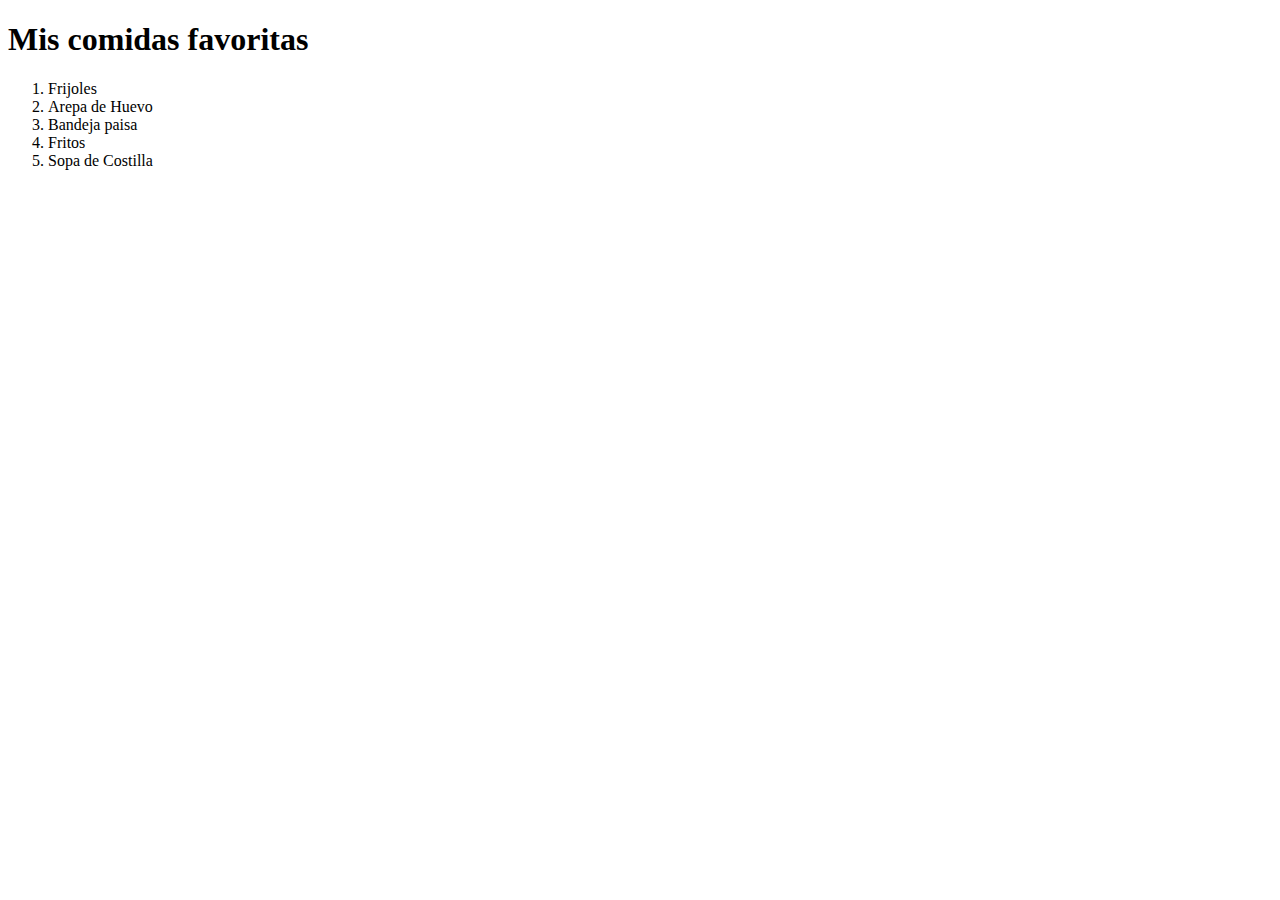
<file: Módulo 04 - HTML Fundamentos/Creando mi primer documento HTML/index.html>
<!DOCTYPE html>
<html lang="en">
<head>
    <meta charset="UTF-8">
    <meta name="viewport" content="width=device-width, initial-scale=1.0">
    <title>Mis comidas favoritas</title>
</head>
<body>
    <h1>Mis comidas favoritas</h1>
    <ol>
        <li>Frijoles</li>
        <li>Arepa de Huevo</li>
        <li>Bandeja paisa</li>
        <li>Fritos</li>
        <li>Sopa de Costilla</li>
    </ol>
</body>
</html>
</file>
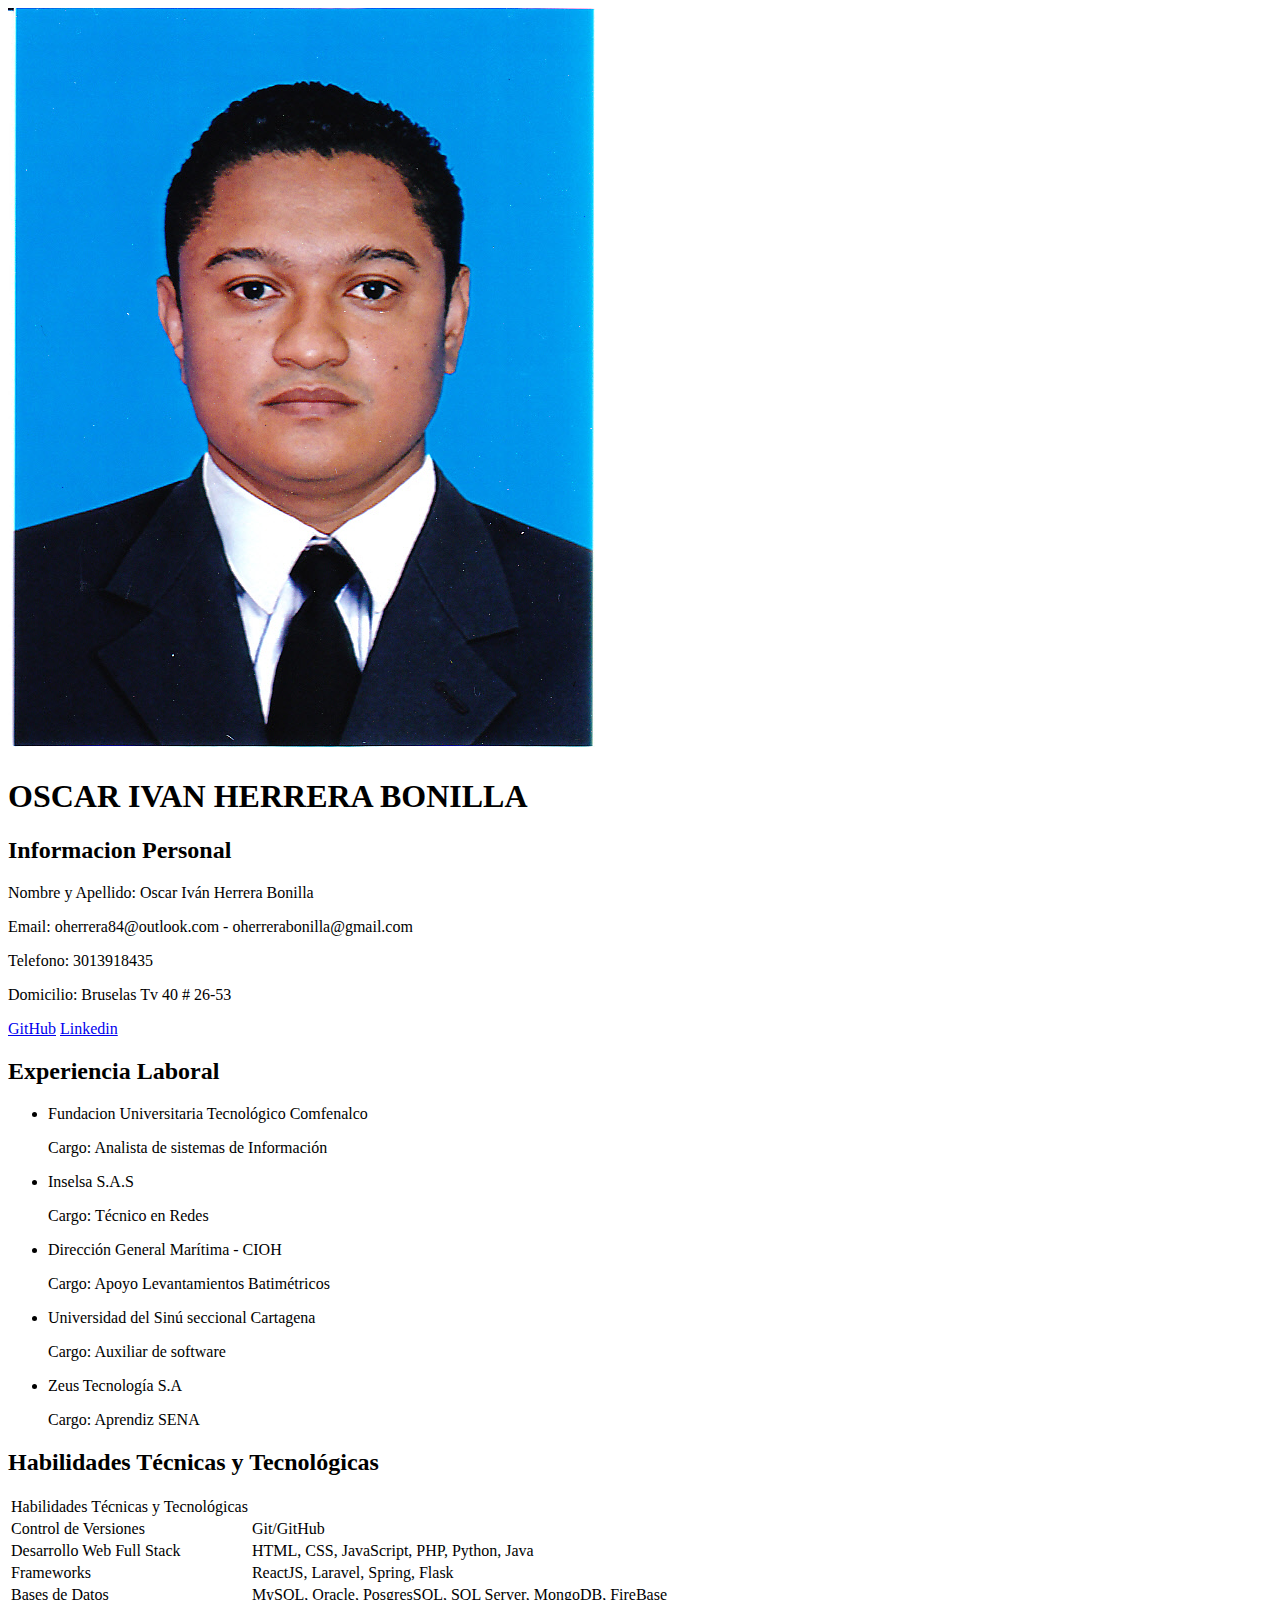
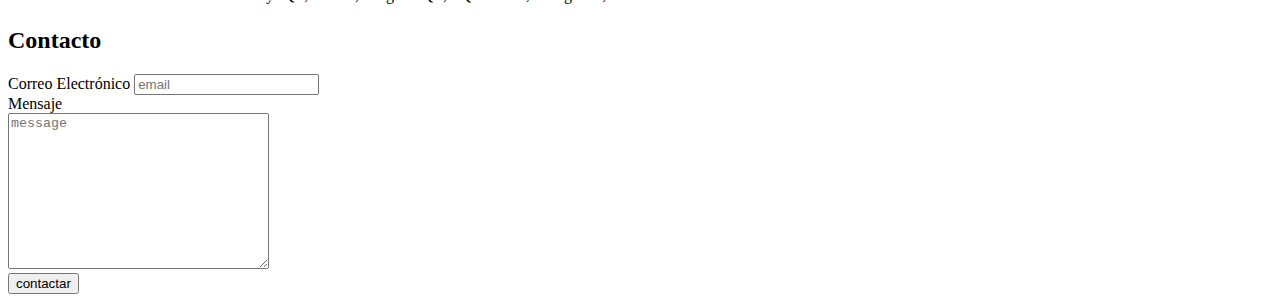
<file: Módulo 04 - HTML Fundamentos/Proyecto integrador Hoja de Vida Personal/index.html>
<!DOCTYPE html>
<html lang="en">
  <head>
    <meta charset="UTF-8" />
    <meta name="viewport" content="width=device-width, initial-scale=1.0" />
    <title>Hoja de Vida Oscar Herrera Bonilla</title>
  </head>
  <body>
    <img src="oscar.png" alt="foto" />
    <h1>OSCAR IVAN HERRERA BONILLA</h1>
    <h2>Informacion Personal</h2>
    <p>Nombre y Apellido: Oscar Iván Herrera Bonilla</p>
    <p>Email: oherrera84@outlook.com - oherrerabonilla@gmail.com</p>
    <p>Telefono: 3013918435</p>
    <p>Domicilio: Bruselas Tv 40 # 26-53</p>
    <a href="https://github.com/ohebo84">GitHub</a>
    <a href="www.linkedin.com/in/ohebo84">Linkedin</a>
    <h2>Experiencia Laboral</h2>
    <ul>
      <li>
        <p>Fundacion Universitaria Tecnológico Comfenalco</p>
        <p>Cargo: Analista de sistemas de Información</p>
      </li>
      <li>
        <p>Inselsa S.A.S</p>
        <p>Cargo: Técnico en Redes</p>
      </li>
      <li>
        <p>Dirección General Marítima - CIOH</p>
        <p>Cargo: Apoyo Levantamientos Batimétricos</p>
      </li>
      <li>
        <p>Universidad del Sinú seccional Cartagena</p>
        <p>Cargo: Auxiliar de software</p>
      </li>
      <li>
        <p>Zeus Tecnología S.A</p>
        <p>Cargo: Aprendiz SENA</p>
      </li>
    </ul>
    <h2>Habilidades Técnicas y Tecnológicas</h2>
    <table>
      <tr>
        <td>Habilidades Técnicas y Tecnológicas</td>
      </tr>
      <tr>
        <td>Control de Versiones</td>
        <td>Git/GitHub</td>
      </tr>
      <tr>
        <td>Desarrollo Web Full Stack</td>
        <td>HTML, CSS, JavaScript, PHP, Python, Java</td>
      </tr>
      <tr>
        <td>Frameworks</td>
        <td>ReactJS, Laravel, Spring, Flask</td>
      </tr>
      <tr>
        <td>Bases de Datos</td>
        <td>MySQL, Oracle, PosgresSQL, SQL Server, MongoDB, FireBase</td>
      </tr>
    </table>
    <h2>Contacto</h2>
    <label for="email">Correo Electrónico</label>
    <input type="email" placeholder="email">
    <br>
    <label for="mensaje">Mensaje</label>
    <br>
    <textarea name="mensaje" cols="30" rows="10" placeholder="message"></textarea>
    <br>
    <input type="submit" value="contactar">
  </body>
</html>
</file>
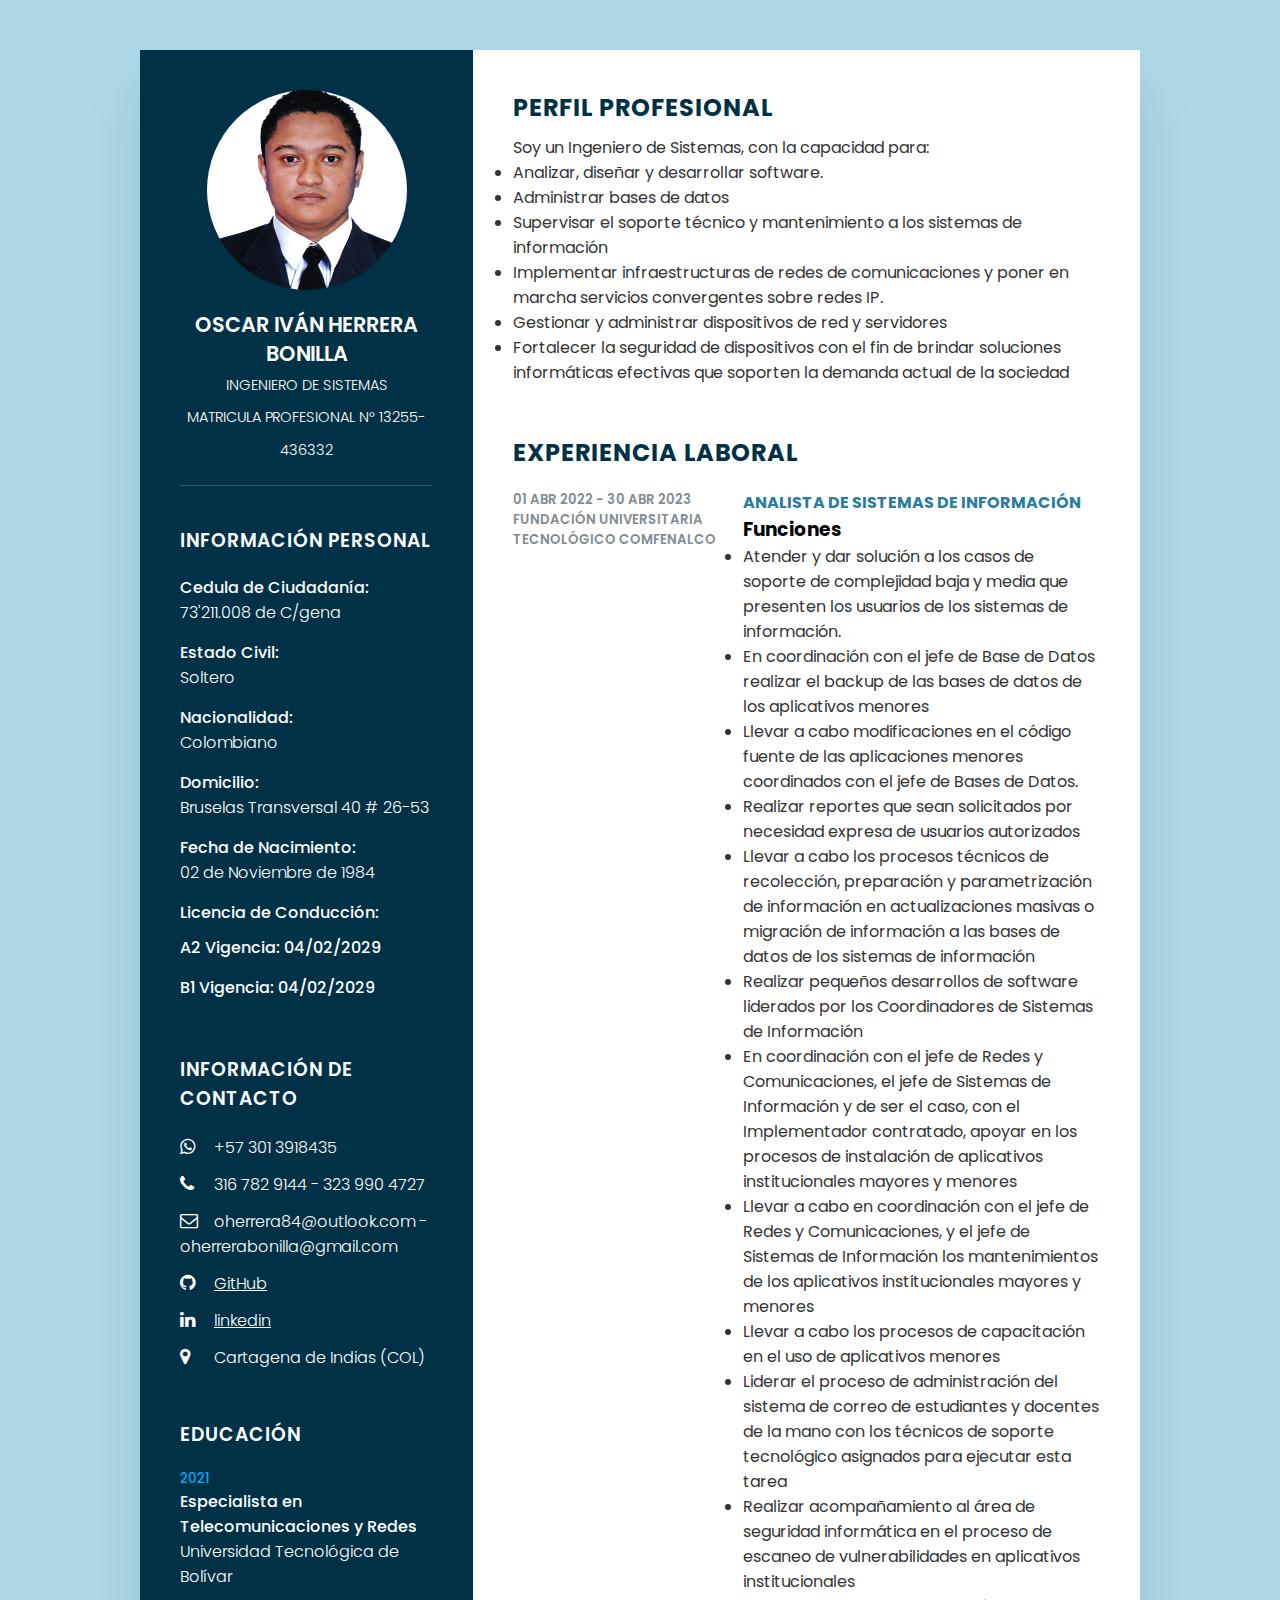
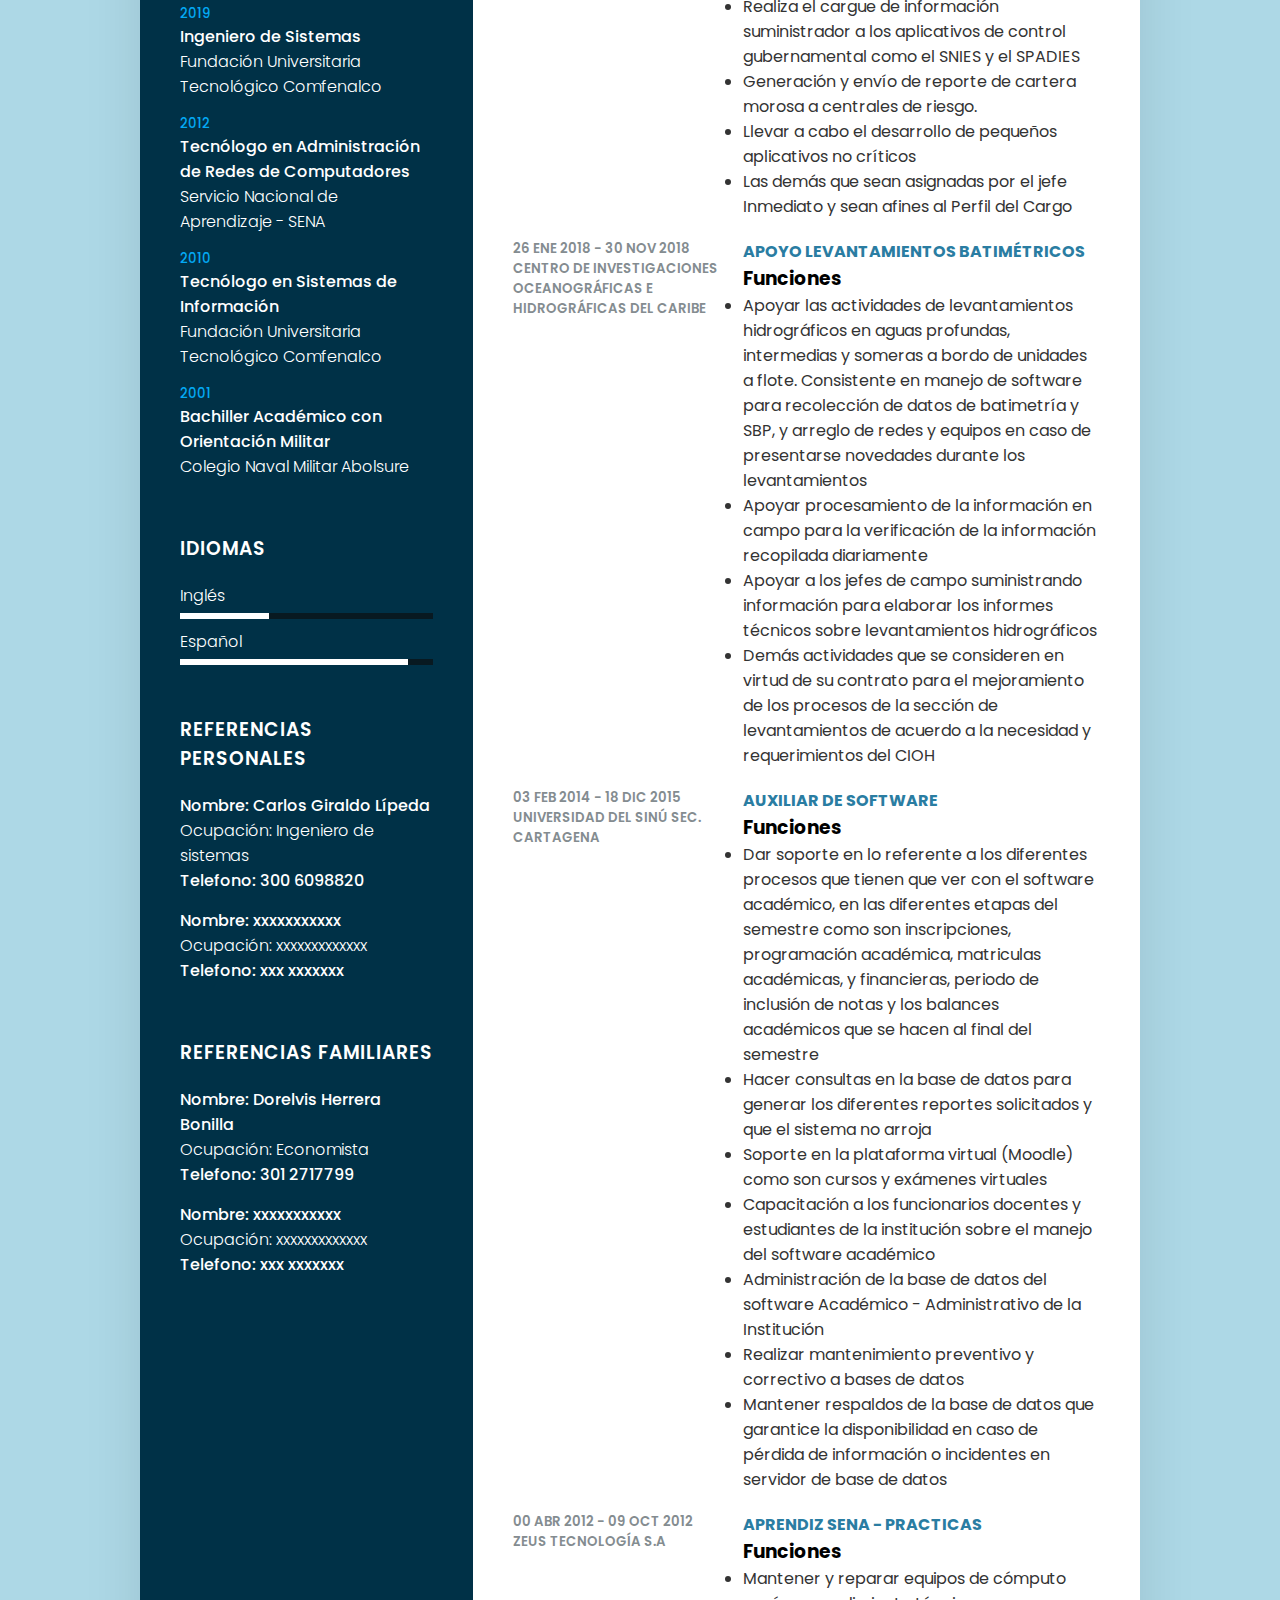
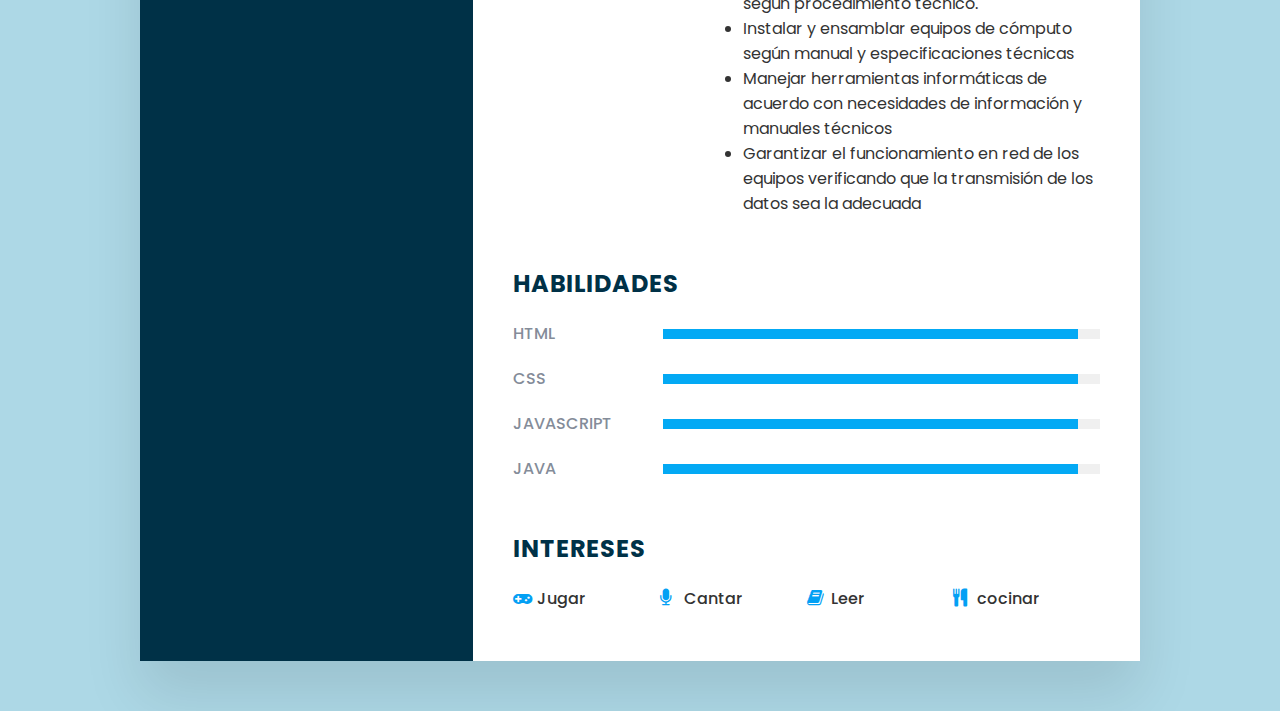
<file: Módulo 05 - CSS Fundamentos/Tu Hoja de vida en CSS/index.html>
<!DOCTYPE html>
<html lang="en">
<head>
    <meta charset="UTF-8">
    <meta name="viewport" content="width=device-width, initial-scale=1.0">
    <title>Hoja de Vida Oscar Herrera Bonilla</title>
    <link rel="stylesheet" href="https://cdnjs.cloudflare.com/ajax/libs/font-awesome/4.7.0/css/font-awesome.css" integrity="sha512-5A8nwdMOWrSz20fDsjczgUidUBR8liPYU+WymTZP1lmY9G6Oc7HlZv156XqnsgNUzTyMefFTcsFH/tnJE/+xBg==" crossorigin="anonymous" referrerpolicy="no-referrer" />
    <link rel="stylesheet" href="style.css">
</head>
<body>
    <div class="container">
        <div class="lado_izq">
            <div class="profileText">
                <div class="imgBx">
                    <img src="oscar.png" alt="foto">
                </div>
                <h2>Oscar Iván Herrera Bonilla<br><span>Ingeniero de Sistemas</span><br><span>Matricula Profesional N° 13255-436332</span></h2>
            </div>

            <div class="contactInfo personal">
                <h3 class="title">Información Personal</h3>
                <ul>
                    <li>
                        <h4>Cedula de Ciudadanía:</h4>
                        <h4>73'211.008 de C/gena</h4>
                    </li>
                    <li>
                        <h4>Estado Civil:</h4>
                        <h4>Soltero</h4>
                    </li>
                    <li>
                        <h4>Nacionalidad:</h4>
                        <h4>Colombiano</h4>
                    </li>
                    <li>
                        <h4>Domicilio:</h4>
                        <h4>Bruselas Transversal 40 # 26-53</h4>
                    </li>
                    <li>
                        <h4>Fecha de Nacimiento:</h4>
                        <h4>02 de Noviembre de 1984</h4>
                    </li>
                    <li>
                        <h4>Licencia de Conducción:</h4>
                        <ul>
                            <li>
                                <h4>A2 Vigencia: 04/02/2029</h4>
                            </li>
                            <li>
                                <h4>B1 Vigencia: 04/02/2029</h4>
                            </li>
                        </ul>
                    </li>
                </ul>
            </div>

            <div class="contactInfo">
                <h3 class="title">Información de Contacto</h3>
                <ul>
                    <li>
                        <span class="icon"><i class="fa fa-whatsapp" aria-hidden="true"></i></span>
                        <span class="text">+57 301 3918435</span>
                    </li>
                    <li>
                        <span class="icon"><i class="fa fa-phone" aria-hidden="true"></i></span>
                        <span class="text">316 782 9144 - 323 990 4727</span>
                    </li>
                    <li>
                        <span class="icon"><i class="fa fa-envelope-o" aria-hidden="true"></i></span>
                        <span class="text">oherrera84@outlook.com - oherrerabonilla@gmail.com</span>
                    </li>
                    <li>
                        <span class="icon"><i class="fa fa-github" aria-hidden="true"></i></span>
                        <span class="text"><a href="https://github.com/ohebo84">GitHub</a></span>
                    </li>
                    <li>
                        <span class="icon"><i class="fa fa-linkedin" aria-hidden="true"></i></span>
                        <span class="text"><a href="https://www.linkedin.com/in/ohebo84/">linkedin</a></span>
                    </li>
                    <li>
                        <span class="icon"><i class="fa fa-map-marker" aria-hidden="true"></i></span>
                        <span class="text">Cartagena de Indias (COL)</span>
                    </li>
                </ul>
            </div>
            
            <div class="contactInfo education">
                <h3 class="title">Educación</h3>
                <ul>
                    <li>
                        <h5>2021</h5>
                        <h4>Especialista en Telecomunicaciones y Redes</h4>
                        <h4>Universidad Tecnológica de Bolívar</h4>
                    </li>
                    <li>
                        <h5>2019</h5>
                        <h4>Ingeniero de Sistemas</h4>
                        <h4>Fundación Universitaria Tecnológico Comfenalco</h4>
                    </li>
                    <li>
                        <h5>2012</h5>
                        <h4>Tecnólogo en Administración de Redes de Computadores</h4>
                        <h4>Servicio Nacional de Aprendizaje - SENA</h4>
                    </li>
                    <li>
                        <h5>2010</h5>
                        <h4>Tecnólogo en Sistemas de Información</h4>
                        <h4>Fundación Universitaria Tecnológico Comfenalco</h4>
                    </li>
                    <li>
                        <h5>2001</h5>
                        <h4>Bachiller Académico con Orientación Militar</h4>
                        <h4>Colegio Naval Militar Abolsure</h4>
                    </li>
                </ul>
            </div>
            
            <div class="contactInfo languajes">
                <h3 class="title">Idiomas</h3>
                <ul>
                    <li>
                        <span class="text">Inglés</span>
                        <span class="percent">
                            <div style="width: 35%;"></div>
                        </span>
                    </li>
                    <li>
                        <span class="text">Español</span>
                        <span class="percent">
                            <div style="width: 90%;"></div>
                        </span>
                    </li>
                </ul>
            </div>

            <div class="contactInfo personal">
                <h3 class="title">Referencias Personales</h3>
                <ul>
                    <li>
                        <h4>Nombre: Carlos Giraldo Lípeda</h4>
                        <h4>Ocupación: Ingeniero de sistemas</h4>
                        <h4>Telefono: 300 6098820</h4>
                    </li>
                    <li>
                        <h4>Nombre: xxxxxxxxxxx</h4>
                        <h4>Ocupación: xxxxxxxxxxxxx</h4>
                        <h4>Telefono: xxx xxxxxxx</h4>
                    </li>
                </ul>
            </div>

            <div class="contactInfo personal">
                <h3 class="title">Referencias Familiares</h3>
                <ul>
                    <li>
                        <h4>Nombre: Dorelvis Herrera Bonilla</h4>
                        <h4>Ocupación: Economista</h4>
                        <h4>Telefono: 301 2717799</h4>
                    </li>
                    <li>
                        <h4>Nombre: xxxxxxxxxxx</h4>
                        <h4>Ocupación: xxxxxxxxxxxxx</h4>
                        <h4>Telefono: xxx xxxxxxx</h4>
                    </li>
                </ul>
            </div>
        </div>

        <div class="lado_der">
            <div class="about">
                <h2 class="title2">Perfil Profesional</h2>
                <p>Soy un Ingeniero de Sistemas, con la capacidad para:</p>
                <ul>
                    <li>Analizar, diseñar y desarrollar software.</li>
                    <li>Administrar bases de datos</li>
                    <li>Supervisar el soporte técnico y mantenimiento a los sistemas de información</li>
                    <li>Implementar infraestructuras de redes de comunicaciones y poner en marcha servicios convergentes sobre redes IP.</li>
                    <li>Gestionar y administrar dispositivos de red y servidores</li>
                    <li>Fortalecer la seguridad de dispositivos con el fin de brindar soluciones informáticas efectivas que soporten la demanda actual de la sociedad</li>
                </ul>
            </div>

            <div class="about">
                <h2 class="title2">Experiencia Laboral</h2>
                <div class="box">
                    <div class="year_company">
                        <h5>01 Abr 2022 - 30 Abr 2023</h5>
                        <h5>Fundación Universitaria Tecnológico Comfenalco</h5>
                    </div>
                    <div class="text">
                        <h4>Analista de Sistemas de Información</h4>
                        <h3>Funciones</h3>
                        <ul>
                            <li>Atender y dar solución a los casos de soporte de complejidad baja y media que presenten los usuarios de los sistemas de información.</li>
                            <li>En coordinación con el jefe de Base de Datos realizar el backup de las bases de datos de los aplicativos menores</li>
                            <li>Llevar a cabo modificaciones en el código fuente de las aplicaciones menores coordinados con el jefe de Bases de Datos.</li>
                            <li>Realizar reportes que sean solicitados por necesidad expresa de usuarios autorizados</li>
                            <li>Llevar a cabo los procesos técnicos de recolección, preparación y parametrización de información en actualizaciones masivas o migración de información a las bases de datos de los sistemas de información</li>
                            <li>Realizar pequeños desarrollos de software liderados por los Coordinadores de Sistemas de Información</li>
                            <li>En coordinación con el jefe de Redes y Comunicaciones, el jefe de Sistemas de Información y de ser el caso, con el Implementador contratado, apoyar en los procesos de instalación de aplicativos institucionales mayores y menores</li>
                            <li>Llevar a cabo en coordinación con el jefe de Redes y Comunicaciones, y el jefe de Sistemas de Información los mantenimientos de los aplicativos institucionales mayores y menores</li>
                            <li>Llevar a cabo los procesos de capacitación en el uso de aplicativos menores</li>
                            <li>Liderar el proceso de administración del sistema de correo de estudiantes y docentes de la mano con los técnicos de soporte tecnológico asignados para ejecutar esta tarea</li>
                            <li>Realizar acompañamiento al área de seguridad informática en el proceso de escaneo de vulnerabilidades en aplicativos institucionales</li>
                            <li>Realiza el cargue de información suministrador a los aplicativos de control gubernamental como el SNIES y el SPADIES</li>
                            <li>Generación y envío de reporte de cartera morosa a centrales de riesgo.</li>
                            <li>Llevar a cabo el desarrollo de pequeños aplicativos no críticos</li>
                            <li>Las demás que sean asignadas por el jefe Inmediato y sean afines al Perfil del Cargo</li>
                        </ul>
                    </div>
                </div>

                <div class="box">
                    <div class="year_company">
                        <h5>26 Ene 2018 - 30 Nov 2018</h5>
                        <h5>Centro de Investigaciones Oceanográficas e Hidrográficas del Caribe</h5>
                    </div>
                    <div class="text">
                        <h4>Apoyo Levantamientos Batimétricos</h4>
                        <h3>Funciones</h3>
                        <ul>
                            <li>Apoyar las actividades de levantamientos hidrográficos en aguas profundas, intermedias y someras a bordo de unidades a flote. Consistente en manejo de software para recolección de datos de batimetría y SBP, y arreglo de redes y equipos en caso de presentarse novedades durante los levantamientos</li>
                            <li>Apoyar procesamiento de la información en campo para la verificación de la información recopilada diariamente</li>
                            <li>Apoyar a los jefes de campo suministrando información para elaborar los informes técnicos sobre levantamientos hidrográficos</li>
                            <li>Demás actividades que se consideren en virtud de su contrato para el mejoramiento de los procesos de la sección de levantamientos de acuerdo a la necesidad y requerimientos del CIOH</li>
                        </ul>
                    </div>
                </div>

                <div class="box">
                    <div class="year_company">
                        <h5>03 Feb 2014 - 18 Dic 2015</h5>
                        <h5>Universidad del Sinú Sec. Cartagena</h5>
                    </div>
                    <div class="text">
                        <h4>Auxiliar de Software</h4>
                        <h3>Funciones</h3>
                        <ul>
                            <li>Dar soporte en lo referente a los diferentes procesos que tienen que ver con el software académico, en las diferentes etapas del semestre como son inscripciones, programación académica, matriculas académicas, y financieras, periodo de inclusión de notas y los balances académicos que se hacen al final del semestre</li>
                            <li>Hacer consultas en la base de datos para generar los diferentes reportes solicitados y que el sistema no arroja</li>
                            <li>Soporte en la plataforma virtual (Moodle) como son cursos y exámenes virtuales</li>
                            <li>Capacitación a los funcionarios docentes y estudiantes de la institución sobre el manejo del software académico</li>
                            <li>Administración de la base de datos del software Académico - Administrativo de la Institución</li>
                            <li>Realizar mantenimiento preventivo y correctivo a bases de datos</li>
                            <li>Mantener respaldos de la base de datos que garantice la disponibilidad en caso de pérdida de información o incidentes en servidor de base de datos</li>
                        </ul>
                    </div>
                </div>

                <div class="box">
                    <div class="year_company">
                        <h5>00 Abr 2012 - 09 Oct 2012</h5>
                        <h5>Zeus Tecnología S.A</h5>
                    </div>
                    <div class="text">
                        <h4>Aprendiz SENA - Practicas</h4>
                        <h3>Funciones</h3>
                        <ul>
                            <li>Mantener y reparar equipos de cómputo según procedimiento técnico.</li>
                            <li>Instalar y ensamblar equipos de cómputo según manual y especificaciones técnicas</li>
                            <li>Manejar herramientas informáticas de acuerdo con necesidades de información y manuales técnicos</li>
                            <li>Garantizar el funcionamiento en red de los equipos verificando que la transmisión de los datos sea la adecuada</li>
                        </ul>
                    </div>
                </div>
            </div>

            <div class="about skills">
                <h2 class="title2">Habilidades</h2>
                <div class="box">
                    <h4>HTML</h4>
                    <div class="percent">
                        <div style="width: 95%"></div>
                    </div>
                </div>

                <div class="box">
                    <h4>CSS</h4>
                    <div class="percent">
                        <div style="width: 95%"></div>
                    </div>
                </div>

                <div class="box">
                    <h4>JavaScript</h4>
                    <div class="percent">
                        <div style="width: 95%"></div>
                    </div>
                </div>

                <div class="box">
                    <h4>Java</h4>
                    <div class="percent">
                        <div style="width: 95%"></div>
                    </div>
                </div>
            </div>
            
            <div class="about Interest">
                <h2 class="title2">Intereses</h2>
                <ul>
                    <li><i class="fa fa-gamepad" aria-hidden="true"></i> Jugar</li>
                    <li><i class="fa fa-microphone" aria-hidden="true"></i> Cantar</li>
                    <li><i class="fa fa-book" aria-hidden="true"></i> Leer</li>
                    <li><i class="fa fa-cutlery" aria-hidden="true"></i> cocinar</li>
                </ul>
            </div>
        </div>
    </div>
</body>
</html>
</file>
<file: Módulo 05 - CSS Fundamentos/Tu Hoja de vida en CSS/style.css>
@import url('https://fonts.googleapis.com/css?family=Poppins:200,300,400,500,600,700,800,900$dispaly=swap');
*
{
    margin: 0;
    padding: 0;
    box-sizing: border-box;
    font-family:'Poppins', sans-serif;

}

body {
    background: lightblue;
    display: flex;
    justify-content: center;
    align-items: center;
    min-height: 100vh;
}

.container {
    position: relative;
    width: 100%;
    max-width: 1000px;
    min-height: 1000px;
    background: white;
    margin: 50px;
    display: grid;
    grid-template-columns: 1fr 2fr;
    box-shadow: 0 35px 55px rgba(0, 0, 0, 0.1);

}

.container .lado_izq {
    position: relative;
    background: #003147;
    padding: 40px;

}

.profileText {
    position: relative;
    display: flex;
    flex-direction: column;
    align-items: center;
    padding-bottom: 20px;
    border-bottom: 1px solid rgba(255, 255, 255, 0.2);
}

.profileText .imgBx {
    position: relative;
    width: 200px;
    height: 200px;
    border-radius: 50%;
    overflow: hidden;
}

.profileText .imgBx img {
    position: absolute;
    top: 0;
    left: 0;
    width: 100%;
    height: 100%;
    object-fit: cover;

}

.profileText h2 {
    color: white;
    font-size: 1.3em;
    margin-top: 20px;
    text-transform: uppercase;
    text-align: center;
    font-weight: 600;
    line-height: 1.4em;
}

.profileText h2 span {
    font-size: 0.7em;
    font-weight: 300;
}

.contactInfo {
    padding-top: 40px;
}

.title {
    color: white;
    text-transform: uppercase;
    font-weight: 600;
    letter-spacing: 1px;
    margin-bottom: 20px;
}

.contactInfo.personal li {
    margin-bottom: 15px;
}

.contactInfo.personal h4:nth-child(2) {
    color: white;
    font-weight: 300;
}

.contactInfo.personal h4 {
    color: white;
    font-weight: 500;
}

.contactInfo ul {
    position: relative;
}

.contactInfo ul li {
    position: relative;
    list-style: none;
    margin: 10px 0;
}

.contactInfo ul li .icon {
    display: inline-block;
    width: 30px;
    font-size: 18px;
    color: white;
    
}

.contactInfo ul li span {
    color: white;
    font-weight: 300;
}

.contactInfo ul li span a {
    color: white;
    font-weight: 300;
}

.contactInfo.education li {
    margin-bottom: 15px;
}

.contactInfo.education h5 {
    color: #03a9f4;
    font-weight: 500;
}

.contactInfo.education h4:nth-child(2) {
    color: white;
    font-weight: 500;
}

.contactInfo.education h4 {
    color: white;
    font-weight: 300;
}

.contactInfo.languajes .percent {
    position: relative;
    width: 100%;
    height: 6px;
    background: #081921;
    display: block;
    margin-top: 5px;
}

.contactInfo.languajes .percent div {
    position: absolute;
    top: 0;
    left: 0;
    height: 100%;
    background: white;
}

.container .lado_der {
    position: relative;
    background: white;
    padding: 40px;
    
}

.about {
    margin-bottom: 50px;
}

.about:last-child {
    margin-bottom: 0;
}

.title2 {
    color: #003147;
    text-transform: uppercase;
    letter-spacing: 1px;
    margin-bottom: 10px;
}

p {
    color: #333;
}

ul li {
    color: #333;
}

.about .box {
    display: flex;
    flex-direction: row;
    margin: 20px 0;
}

.about .box .year_company {
    min-width: 230px;
}

.about .box .year_company h5 {
    text-transform: uppercase;
    color: #848c90;
    font-weight: 600;
}

.about .box .text h4 {
    text-transform: uppercase;
    color: #2a7da2;
    font-size: 16px;
}

.skills .box {
    position: relative;
    width: 100%;
    display: grid;
    grid-template-columns: 150px 1fr;
    justify-content: center;
    align-items: center;
}

.skills .box h4 {
    text-transform: uppercase;
    color: #848c99;
    font-weight: 500;
}

.skills .box .percent {
    position: relative;
    width: 100%;
    height: 10px;
    background: #f0f0f0;
}

.skills .box .percent div {
    position: absolute;
    top: 0;
    left: 0;
    height: 100%;
    background: #03a9f4;
}

.Interest ul {
    display: grid;
    grid-template-columns: repeat(4, 1fr);
}

.Interest ul li {
    list-style: none;
    color: #333;
    font-weight: 500;
    margin: 10px 0;
}

.Interest ul li .fa {
    color: #03a0f4;
    font-size: 18px;
    width: 20px;
}

@media (max-width: 1000px) {
    .container {
        margin: 10px;
        grid-template-columns: repeat(1, 1fr);
    }

    .interest ul {
        grid-template-columns: repeat(2, 1fr);
    }
}

@media (max-width: 600px) {
    .about .box {
        flex-direction: column;
    }

    .about .box .year_company {
        margin-bottom: 5px;
    }

    .interest ul {
        grid-template-columns: repeat(1, 1fr);
    }

    .skills .box {
        grid-template-columns: repeat(1, 1fr);
    }
}
</file>
